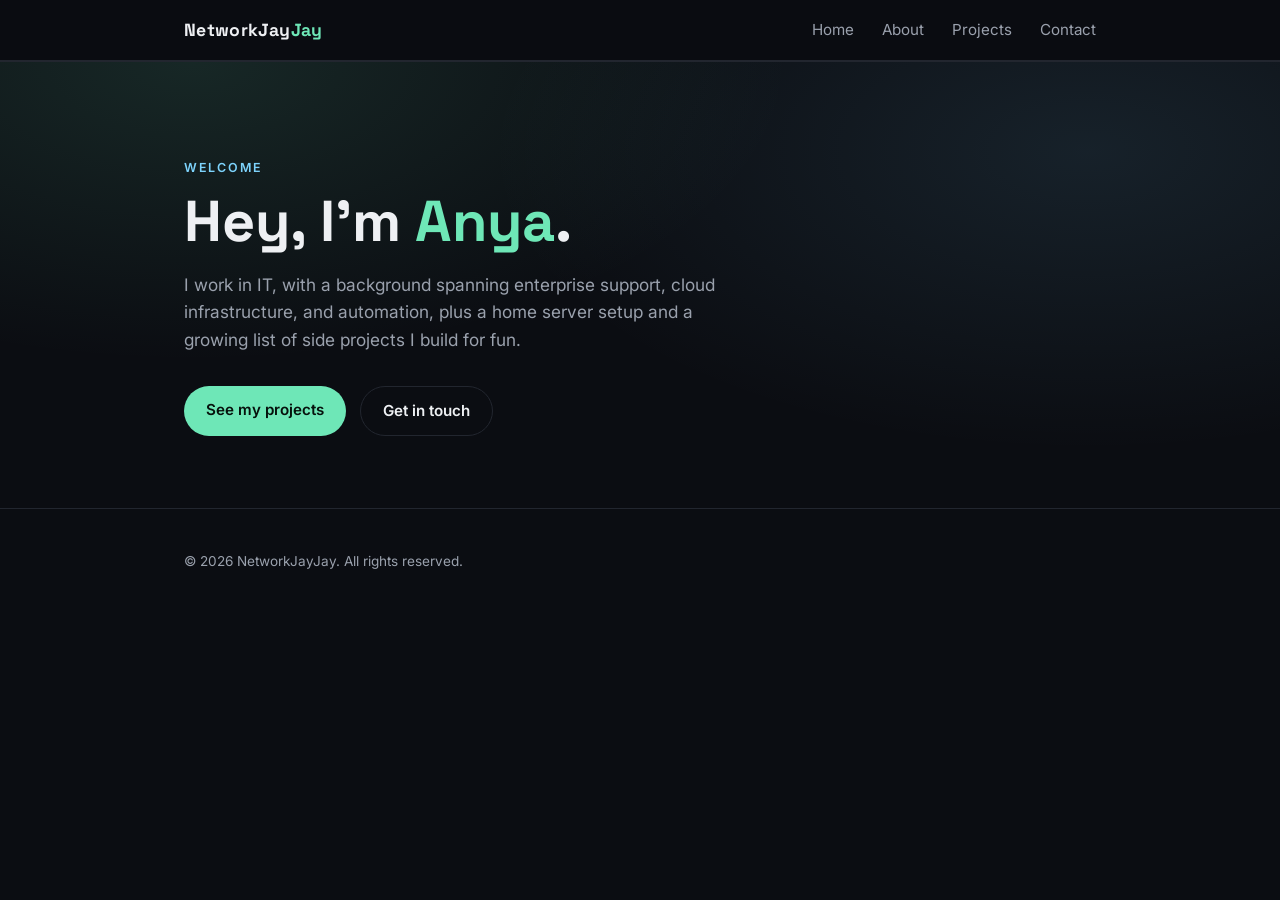
<file: index.html>
<!DOCTYPE html>
<html lang="en">
<head>
<meta charset="UTF-8">
<meta name="viewport" content="width=device-width, initial-scale=1.0">
<title>NetworkJayJay</title>
<meta name="description" content="Anya (NetworkJayJay): IT consulting, home server infrastructure, and app development.">
<link rel="icon" href="data:image/svg+xml,<svg xmlns=%22http://www.w3.org/2000/svg%22 viewBox=%220 0 100 100%22><text y=%22.9em%22 font-size=%2290%22>🐱</text></svg>">
<link rel="preconnect" href="https://fonts.googleapis.com">
<link rel="preconnect" href="https://fonts.gstatic.com" crossorigin>
<link href="https://fonts.googleapis.com/css2?family=Space+Grotesk:wght@500;700&family=Inter:wght@400;500;600&display=swap" rel="stylesheet">
<link rel="stylesheet" href="styles.css?v=5">
</head>
<body>

<header class="site-header">
  <div class="wrap">
    <a class="brand" href="index.html">NetworkJay<span>Jay</span></a>
    <nav>
      <a href="index.html" class="current">Home</a>
      <a href="about.html">About</a>
      <a href="projects.html">Projects</a>
      <a href="contact.html">Contact</a>
    </nav>
  </div>
</header>

<main>
  <section id="top" class="hero">
    <div class="wrap hero-inner">
      <p class="eyebrow">Welcome</p>
      <h1>Hey, I'm <span class="accent">Anya</span>.</h1>
      <p class="lede">
        I work in IT, with a background spanning enterprise support, cloud
        infrastructure, and automation, plus a home server setup and a
        growing list of side projects I build for fun.
      </p>
      <div class="cta-row">
        <a class="btn btn-primary" href="projects.html">See my projects</a>
        <a class="btn btn-ghost" href="contact.html">Get in touch</a>
      </div>
    </div>
  </section>
</main>

<footer class="site-footer">
  <div class="wrap">
    <p>&copy; <span id="year"></span> NetworkJayJay. All rights reserved.</p>
  </div>
</footer>

<script>
  document.getElementById('year').textContent = new Date().getFullYear();
</script>
</body>
</html>
</file>
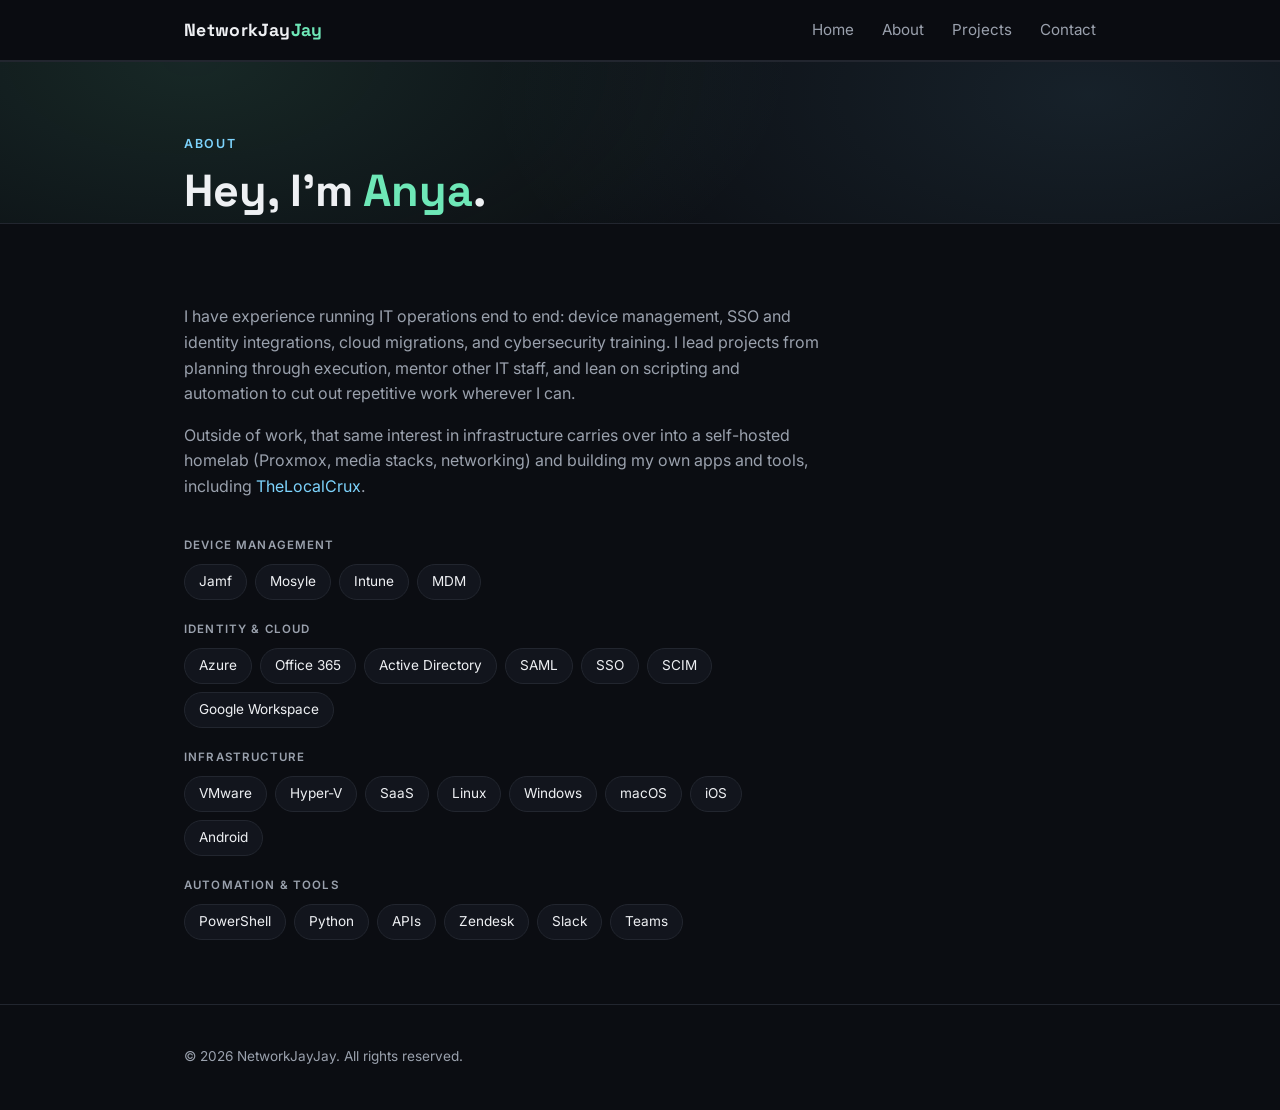
<file: about.html>
<!DOCTYPE html>
<html lang="en">
<head>
<meta charset="UTF-8">
<meta name="viewport" content="width=device-width, initial-scale=1.0">
<title>About: NetworkJayJay</title>
<meta name="description" content="About Anya (NetworkJayJay): IT operations, device management, identity and cloud, infrastructure, and automation.">
<link rel="icon" href="data:image/svg+xml,<svg xmlns=%22http://www.w3.org/2000/svg%22 viewBox=%220 0 100 100%22><text y=%22.9em%22 font-size=%2290%22>🐱</text></svg>">
<link rel="preconnect" href="https://fonts.googleapis.com">
<link rel="preconnect" href="https://fonts.gstatic.com" crossorigin>
<link href="https://fonts.googleapis.com/css2?family=Space+Grotesk:wght@500;700&family=Inter:wght@400;500;600&display=swap" rel="stylesheet">
<link rel="stylesheet" href="styles.css?v=5">
</head>
<body>

<header class="site-header">
  <div class="wrap">
    <a class="brand" href="index.html">NetworkJay<span>Jay</span></a>
    <nav>
      <a href="index.html">Home</a>
      <a href="about.html" class="current">About</a>
      <a href="projects.html">Projects</a>
      <a href="contact.html">Contact</a>
    </nav>
  </div>
</header>

<main>
  <section class="page-hero">
    <div class="wrap">
      <p class="eyebrow">About</p>
      <h1>Hey, I'm <span class="accent">Anya</span>.</h1>
    </div>
  </section>

  <section id="about" class="about">
    <div class="wrap">
      <p>
        I have experience running IT operations end to end: device
        management, SSO and identity integrations, cloud migrations, and
        cybersecurity training. I lead projects from planning through
        execution, mentor other IT staff, and lean on scripting and automation
        to cut out repetitive work wherever I can.
      </p>
      <p>
        Outside of work, that same interest in infrastructure carries over
        into a self-hosted homelab (Proxmox, media stacks, networking) and
        building my own apps and tools, including <a href="https://thelocalcrux.com" target="_blank" rel="noopener">TheLocalCrux</a>.
      </p>
      <div class="skills">
        <span class="skill-group-label">Device Management</span>
        <div class="skill-pills">
          <span class="pill">Jamf</span>
          <span class="pill">Mosyle</span>
          <span class="pill">Intune</span>
          <span class="pill">MDM</span>
        </div>
        <span class="skill-group-label">Identity &amp; Cloud</span>
        <div class="skill-pills">
          <span class="pill">Azure</span>
          <span class="pill">Office 365</span>
          <span class="pill">Active Directory</span>
          <span class="pill">SAML</span>
          <span class="pill">SSO</span>
          <span class="pill">SCIM</span>
          <span class="pill">Google Workspace</span>
        </div>
        <span class="skill-group-label">Infrastructure</span>
        <div class="skill-pills">
          <span class="pill">VMware</span>
          <span class="pill">Hyper-V</span>
          <span class="pill">SaaS</span>
          <span class="pill">Linux</span>
          <span class="pill">Windows</span>
          <span class="pill">macOS</span>
          <span class="pill">iOS</span>
          <span class="pill">Android</span>
        </div>
        <span class="skill-group-label">Automation &amp; Tools</span>
        <div class="skill-pills">
          <span class="pill">PowerShell</span>
          <span class="pill">Python</span>
          <span class="pill">APIs</span>
          <span class="pill">Zendesk</span>
          <span class="pill">Slack</span>
          <span class="pill">Teams</span>
        </div>
      </div>
    </div>
  </section>
</main>

<footer class="site-footer">
  <div class="wrap">
    <p>&copy; <span id="year"></span> NetworkJayJay. All rights reserved.</p>
  </div>
</footer>

<script>
  document.getElementById('year').textContent = new Date().getFullYear();
</script>
</body>
</html>
</file>
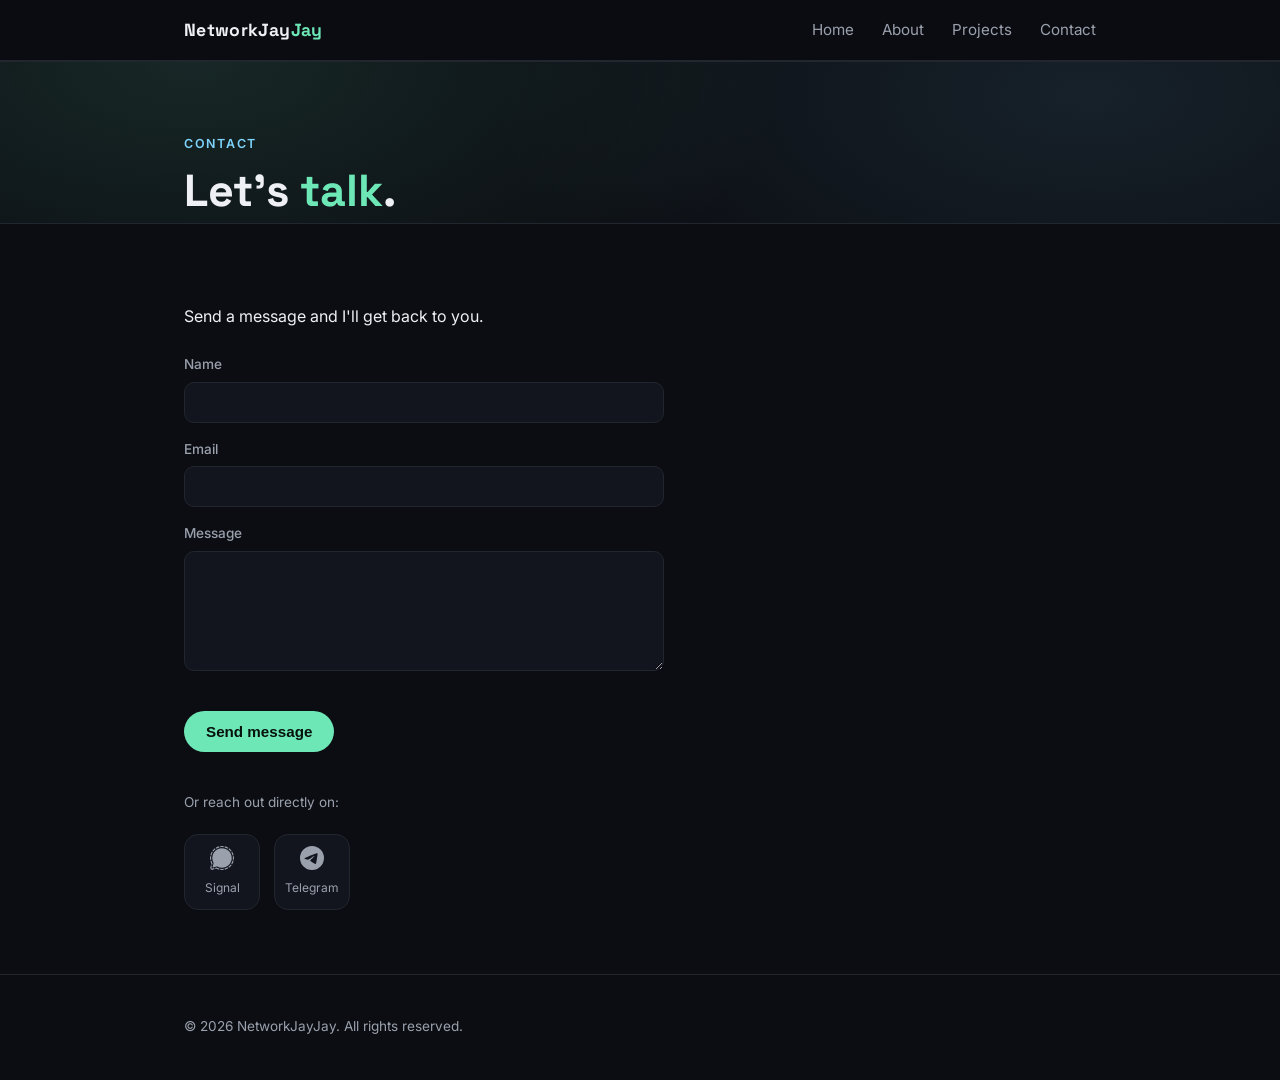
<file: contact.html>
<!DOCTYPE html>
<html lang="en">
<head>
<meta charset="UTF-8">
<meta name="viewport" content="width=device-width, initial-scale=1.0">
<title>Contact: NetworkJayJay</title>
<meta name="description" content="Get in touch with Anya (NetworkJayJay) on Signal or Telegram.">
<link rel="icon" href="data:image/svg+xml,<svg xmlns=%22http://www.w3.org/2000/svg%22 viewBox=%220 0 100 100%22><text y=%22.9em%22 font-size=%2290%22>🐱</text></svg>">
<link rel="preconnect" href="https://fonts.googleapis.com">
<link rel="preconnect" href="https://fonts.gstatic.com" crossorigin>
<link href="https://fonts.googleapis.com/css2?family=Space+Grotesk:wght@500;700&family=Inter:wght@400;500;600&display=swap" rel="stylesheet">
<link rel="stylesheet" href="styles.css?v=5">
<script src="https://challenges.cloudflare.com/turnstile/v0/api.js" async defer></script>
</head>
<body>

<header class="site-header">
  <div class="wrap">
    <a class="brand" href="index.html">NetworkJay<span>Jay</span></a>
    <nav>
      <a href="index.html">Home</a>
      <a href="about.html">About</a>
      <a href="projects.html">Projects</a>
      <a href="contact.html" class="current">Contact</a>
    </nav>
  </div>
</header>

<main>
  <section class="page-hero">
    <div class="wrap">
      <p class="eyebrow">Contact</p>
      <h1>Let's <span class="accent">talk</span>.</h1>
    </div>
  </section>

  <section id="contact" class="contact">
    <div class="wrap">
      <p>Send a message and I'll get back to you.</p>

      <form id="contact-form" class="contact-form">
        <div>
          <label for="c_name">Name</label>
          <input type="text" id="c_name" name="name" required maxlength="200">
        </div>
        <div>
          <label for="c_email">Email</label>
          <input type="email" id="c_email" name="email" required maxlength="320">
        </div>
        <div>
          <label for="c_message">Message</label>
          <textarea id="c_message" name="message" required maxlength="4000"></textarea>
        </div>

        <div class="honeypot" aria-hidden="true">
          <label for="c_website">Website</label>
          <input type="text" id="c_website" name="website" tabindex="-1" autocomplete="off">
        </div>

        <div class="cf-turnstile" data-sitekey="0x4AAAAAAE2g4BFPiP5GanjM" data-action="contact"></div>

        <button type="submit" id="contact-submit-button" class="btn btn-primary">Send message</button>
      </form>
      <p id="contact-status" class="form-status" role="status"></p>

      <p class="contact-divider">Or reach out directly on:</p>
      <div class="contact-icons">
        <a class="icon-btn" href="https://signal.me/#eu/lhhMMSzeb91eE4BaVMQ2SwTSyWsLElkpvdYmTuHleGgZTTdAEnxI5qb1P107LpZN" target="_blank" rel="noopener">
          <svg role="img" width="24" height="24" viewBox="0 0 24 24" xmlns="http://www.w3.org/2000/svg"><title>Signal</title><path fill="#9aa1ad" d="M12 0q-.934 0-1.83.139l.17 1.111a11 11 0 0 1 3.32 0l.172-1.111A12 12 0 0 0 12 0M9.152.34A12 12 0 0 0 5.77 1.742l.584.961a10.8 10.8 0 0 1 3.066-1.27zm5.696 0-.268 1.094a10.8 10.8 0 0 1 3.066 1.27l.584-.962A12 12 0 0 0 14.848.34M12 2.25a9.75 9.75 0 0 0-8.539 14.459c.074.134.1.292.064.441l-1.013 4.338 4.338-1.013a.62.62 0 0 1 .441.064A9.7 9.7 0 0 0 12 21.75c5.385 0 9.75-4.365 9.75-9.75S17.385 2.25 12 2.25m-7.092.068a12 12 0 0 0-2.59 2.59l.909.664a11 11 0 0 1 2.345-2.345zm14.184 0-.664.909a11 11 0 0 1 2.345 2.345l.909-.664a12 12 0 0 0-2.59-2.59M1.742 5.77A12 12 0 0 0 .34 9.152l1.094.268a10.8 10.8 0 0 1 1.269-3.066zm20.516 0-.961.584a10.8 10.8 0 0 1 1.27 3.066l1.093-.268a12 12 0 0 0-1.402-3.383M.138 10.168A12 12 0 0 0 0 12q0 .934.139 1.83l1.111-.17A11 11 0 0 1 1.125 12q0-.848.125-1.66zm23.723.002-1.111.17q.125.812.125 1.66c0 .848-.042 1.12-.125 1.66l1.111.172a12.1 12.1 0 0 0 0-3.662M1.434 14.58l-1.094.268a12 12 0 0 0 .96 2.591l-.265 1.14 1.096.255.36-1.539-.188-.365a10.8 10.8 0 0 1-.87-2.35m21.133 0a10.8 10.8 0 0 1-1.27 3.067l.962.584a12 12 0 0 0 1.402-3.383zm-1.793 3.848a11 11 0 0 1-2.345 2.345l.664.909a12 12 0 0 0 2.59-2.59zm-19.959 1.1L.357 21.48a1.8 1.8 0 0 0 2.162 2.161l1.954-.455-.256-1.095-1.953.455a.675.675 0 0 1-.81-.81l.454-1.954zm16.832 1.769a10.8 10.8 0 0 1-3.066 1.27l.268 1.093a12 12 0 0 0 3.382-1.402zm-10.94.213-1.54.36.256 1.095 1.139-.266c.814.415 1.683.74 2.591.961l.268-1.094a10.8 10.8 0 0 1-2.35-.869zm3.634 1.24-.172 1.111a12.1 12.1 0 0 0 3.662 0l-.17-1.111q-.812.125-1.66.125a11 11 0 0 1-1.66-.125"/></svg>
          <span>Signal</span>
        </a>
        <a class="icon-btn" href="https://t.me/networkjayjay007" target="_blank" rel="noopener">
          <svg role="img" width="24" height="24" viewBox="0 0 24 24" xmlns="http://www.w3.org/2000/svg"><title>Telegram</title><path fill="#9aa1ad" d="M11.944 0A12 12 0 0 0 0 12a12 12 0 0 0 12 12 12 12 0 0 0 12-12A12 12 0 0 0 12 0a12 12 0 0 0-.056 0zm4.962 7.224c.1-.002.321.023.465.14a.506.506 0 0 1 .171.325c.016.093.036.306.02.472-.18 1.898-.962 6.502-1.36 8.627-.168.9-.499 1.201-.82 1.23-.696.065-1.225-.46-1.9-.902-1.056-.693-1.653-1.124-2.678-1.8-1.185-.78-.417-1.21.258-1.91.177-.184 3.247-2.977 3.307-3.23.007-.032.014-.15-.056-.212s-.174-.041-.249-.024c-.106.024-1.793 1.14-5.061 3.345-.48.33-.913.49-1.302.48-.428-.008-1.252-.241-1.865-.44-.752-.245-1.349-.374-1.297-.789.027-.216.325-.437.893-.663 3.498-1.524 5.83-2.529 6.998-3.014 3.332-1.386 4.025-1.627 4.476-1.635z"/></svg>
          <span>Telegram</span>
        </a>
      </div>
    </div>
  </section>
</main>

<footer class="site-footer">
  <div class="wrap">
    <p>&copy; <span id="year"></span> NetworkJayJay. All rights reserved.</p>
  </div>
</footer>

<script>
  document.getElementById('year').textContent = new Date().getFullYear();

  const CONTACT_ENDPOINT = "https://networkjayjay.com/api/contact";
  const contactForm = document.getElementById("contact-form");
  const contactStatusEl = document.getElementById("contact-status");
  const contactSubmitButton = document.getElementById("contact-submit-button");

  contactForm.addEventListener("submit", async (event) => {
    event.preventDefault();
    contactStatusEl.textContent = "";
    contactStatusEl.className = "form-status";

    const turnstileToken = contactForm.querySelector('[name="cf-turnstile-response"]')?.value;

    const body = {
      name: contactForm.name.value.trim(),
      email: contactForm.email.value.trim(),
      message: contactForm.message.value.trim(),
      website: contactForm.website.value,
      turnstile_token: turnstileToken,
    };

    contactSubmitButton.disabled = true;
    contactStatusEl.textContent = "Sending…";

    try {
      const response = await fetch(CONTACT_ENDPOINT, {
        method: "POST",
        headers: { "Content-Type": "application/json" },
        body: JSON.stringify(body),
      });
      const result = await response.json();
      if (!response.ok || !result.ok) {
        throw new Error(result.error || "Something went wrong.");
      }
      contactForm.style.display = "none";
      contactStatusEl.textContent = "Thanks, your message has been sent. I'll get back to you soon.";
      contactStatusEl.className = "form-status success";
    } catch (error) {
      contactStatusEl.textContent = "Couldn't send that: " + error.message;
      contactStatusEl.className = "form-status error";
      contactSubmitButton.disabled = false;
      if (window.turnstile) {
        window.turnstile.reset();
      }
    }
  });
</script>
</body>
</html>
</file>
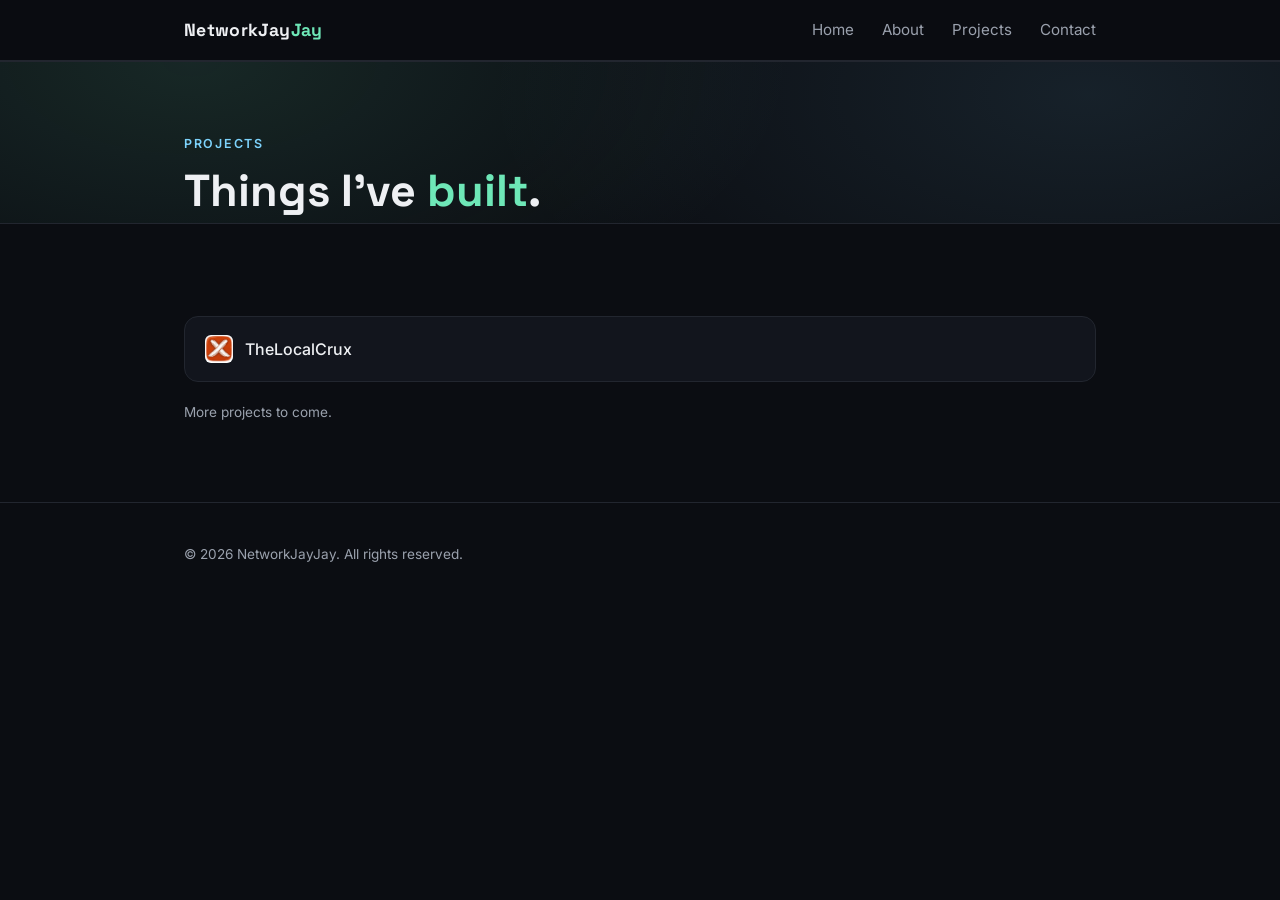
<file: projects.html>
<!DOCTYPE html>
<html lang="en">
<head>
<meta charset="UTF-8">
<meta name="viewport" content="width=device-width, initial-scale=1.0">
<title>Projects: NetworkJayJay</title>
<meta name="description" content="Projects by Anya (NetworkJayJay), including TheLocalCrux.">
<link rel="icon" href="data:image/svg+xml,<svg xmlns=%22http://www.w3.org/2000/svg%22 viewBox=%220 0 100 100%22><text y=%22.9em%22 font-size=%2290%22>🐱</text></svg>">
<link rel="preconnect" href="https://fonts.googleapis.com">
<link rel="preconnect" href="https://fonts.gstatic.com" crossorigin>
<link href="https://fonts.googleapis.com/css2?family=Space+Grotesk:wght@500;700&family=Inter:wght@400;500;600&display=swap" rel="stylesheet">
<link rel="stylesheet" href="styles.css?v=5">
</head>
<body>

<header class="site-header">
  <div class="wrap">
    <a class="brand" href="index.html">NetworkJay<span>Jay</span></a>
    <nav>
      <a href="index.html">Home</a>
      <a href="about.html">About</a>
      <a href="projects.html" class="current">Projects</a>
      <a href="contact.html">Contact</a>
    </nav>
  </div>
</header>

<main>
  <section class="page-hero">
    <div class="wrap">
      <p class="eyebrow">Projects</p>
      <h1>Things I've <span class="accent">built</span>.</h1>
    </div>
  </section>

  <section id="projects" class="links">
    <div class="wrap">
      <div class="link-grid">
        <a class="link-card" href="https://thelocalcrux.com" target="_blank" rel="noopener">
          <img class="link-icon-img" src="assets/icon-256.png" alt="TheLocalCrux">
          <span>TheLocalCrux</span>
        </a>
      </div>
      <p class="hint">More projects to come.</p>
    </div>
  </section>
</main>

<footer class="site-footer">
  <div class="wrap">
    <p>&copy; <span id="year"></span> NetworkJayJay. All rights reserved.</p>
  </div>
</footer>

<script>
  document.getElementById('year').textContent = new Date().getFullYear();
</script>
</body>
</html>
</file>
<file: styles.css>
:root {
  --bg: #0b0d12;
  --bg-elev: #12151d;
  --border: #22262f;
  --text: #eef0f3;
  --text-dim: #9aa1ad;
  --accent: #6ee7b7;
  --accent-2: #7dd3fc;
  --radius: 14px;
  --font-body: 'Inter', system-ui, -apple-system, sans-serif;
  --font-head: 'Space Grotesk', system-ui, -apple-system, sans-serif;
}

* { box-sizing: border-box; }

html { scroll-behavior: smooth; }

body {
  margin: 0;
  background: var(--bg);
  color: var(--text);
  font-family: var(--font-body);
  line-height: 1.6;
}

.wrap {
  max-width: 960px;
  margin: 0 auto;
  padding: 0 24px;
}

h1, h2 {
  font-family: var(--font-head);
  line-height: 1.1;
  margin: 0 0 16px;
}

a { color: inherit; }

.site-header {
  position: sticky;
  top: 0;
  z-index: 10;
  backdrop-filter: blur(10px);
  background: rgba(11, 13, 18, 0.75);
  border-bottom: 1px solid var(--border);
}

.site-header .wrap {
  display: flex;
  align-items: center;
  justify-content: space-between;
  padding-top: 16px;
  padding-bottom: 16px;
}

.brand {
  font-family: var(--font-head);
  font-weight: 700;
  font-size: 1.1rem;
  text-decoration: none;
  letter-spacing: 0.02em;
}

.brand span { color: var(--accent); }

.site-header nav a {
  text-decoration: none;
  color: var(--text-dim);
  margin-left: 24px;
  font-size: 0.95rem;
  transition: color 0.15s ease;
}

.site-header nav a:hover { color: var(--text); }

.hero {
  padding: 96px 0 72px;
  background:
    radial-gradient(600px 300px at 15% 0%, rgba(110, 231, 183, 0.12), transparent),
    radial-gradient(600px 300px at 85% 20%, rgba(125, 211, 252, 0.10), transparent);
}

.page-hero {
  padding: 72px 0 8px;
  background:
    radial-gradient(600px 300px at 15% 0%, rgba(110, 231, 183, 0.12), transparent),
    radial-gradient(600px 300px at 85% 20%, rgba(125, 211, 252, 0.10), transparent);
}

.page-hero h1 {
  font-family: var(--font-head);
  font-size: clamp(2rem, 5vw, 2.8rem);
  margin: 0;
}

.eyebrow {
  text-transform: uppercase;
  letter-spacing: 0.14em;
  font-size: 0.78rem;
  color: var(--accent-2);
  margin: 0 0 12px;
  font-weight: 600;
}

.hero h1 {
  font-size: clamp(2.4rem, 6vw, 3.6rem);
}

.accent { color: var(--accent); }

.lede {
  max-width: 560px;
  color: var(--text-dim);
  font-size: 1.08rem;
}

.cta-row {
  display: flex;
  gap: 14px;
  margin-top: 32px;
  flex-wrap: wrap;
}

.btn {
  display: inline-block;
  padding: 12px 22px;
  border-radius: 999px;
  text-decoration: none;
  font-weight: 600;
  font-size: 0.95rem;
  transition: transform 0.15s ease, opacity 0.15s ease;
}

.btn:hover { transform: translateY(-1px); }

.btn-primary {
  background: var(--accent);
  color: #06110c;
}

.btn-ghost {
  border: 1px solid var(--border);
  color: var(--text);
}

.btn-ghost:hover { border-color: var(--text-dim); }

section {
  padding: 64px 0;
  border-top: 1px solid var(--border);
}

.about p {
  max-width: 640px;
  color: var(--text-dim);
}

.about p a {
  color: var(--accent-2);
  text-decoration: none;
}

.about p a:hover {
  text-decoration: underline;
}

.skills {
  margin-top: 36px;
  max-width: 640px;
}

.skill-group-label {
  display: block;
  text-transform: uppercase;
  letter-spacing: 0.1em;
  font-size: 0.72rem;
  font-weight: 600;
  color: var(--text-dim);
  margin: 20px 0 10px;
}

.skill-group-label:first-child {
  margin-top: 0;
}

.skill-pills {
  display: flex;
  flex-wrap: wrap;
  gap: 8px;
}

.pill {
  padding: 6px 14px;
  background: var(--bg-elev);
  border: 1px solid var(--border);
  border-radius: 999px;
  font-size: 0.85rem;
  color: var(--text);
}

.link-grid {
  display: grid;
  grid-template-columns: repeat(auto-fit, minmax(180px, 1fr));
  gap: 14px;
  margin-top: 28px;
}

.link-card {
  display: flex;
  align-items: center;
  gap: 12px;
  padding: 18px 20px;
  background: var(--bg-elev);
  border: 1px solid var(--border);
  border-radius: var(--radius);
  text-decoration: none;
  font-weight: 500;
  transition: border-color 0.15s ease, transform 0.15s ease;
}

.link-card:hover {
  border-color: var(--accent-2);
  transform: translateY(-2px);
}

.link-icon {
  font-size: 1.2rem;
}

.link-icon-img {
  width: 28px;
  height: 28px;
  border-radius: 6px;
  flex-shrink: 0;
}

.hint {
  margin-top: 20px;
  font-size: 0.85rem;
  color: var(--text-dim);
}

.contact-icons {
  display: flex;
  gap: 14px;
  margin-top: 20px;
  flex-wrap: wrap;
}

.icon-btn {
  display: flex;
  flex-direction: column;
  align-items: center;
  justify-content: center;
  gap: 8px;
  width: 76px;
  height: 76px;
  background: var(--bg-elev);
  border: 1px solid var(--border);
  border-radius: var(--radius);
  text-decoration: none;
  transition: border-color 0.15s ease, transform 0.15s ease;
}

.icon-btn svg {
  width: 24px;
  height: 24px;
  flex-shrink: 0;
}

.icon-btn span {
  font-size: 0.75rem;
  color: var(--text-dim);
}

.icon-btn:hover {
  border-color: var(--accent-2);
  transform: translateY(-2px);
}

.contact-form {
  max-width: 480px;
  margin-top: 24px;
  display: flex;
  flex-direction: column;
  gap: 16px;
}

.contact-form label {
  display: block;
  font-size: 0.85rem;
  font-weight: 500;
  color: var(--text-dim);
  margin-bottom: 6px;
}

.contact-form input[type="text"],
.contact-form input[type="email"],
.contact-form textarea {
  width: 100%;
  padding: 10px 14px;
  border-radius: 10px;
  border: 1px solid var(--border);
  background: var(--bg-elev);
  color: var(--text);
  font-family: var(--font-body);
  font-size: 0.95rem;
}

.contact-form textarea {
  resize: vertical;
  min-height: 120px;
}

.contact-form input:focus,
.contact-form textarea:focus {
  outline: none;
  border-color: var(--accent-2);
}

.contact-form .honeypot {
  position: absolute;
  left: -9999px;
  width: 1px;
  height: 1px;
  overflow: hidden;
}

.contact-form button {
  align-self: flex-start;
  border: none;
  cursor: pointer;
}

.form-status {
  margin-top: 4px;
  font-size: 0.9rem;
}

.form-status.error { color: #fca5a5; }
.form-status.success { color: var(--accent); }

.contact-divider {
  margin: 40px 0 16px;
  color: var(--text-dim);
  font-size: 0.85rem;
}

.site-footer {
  border-top: 1px solid var(--border);
  padding: 28px 0;
  color: var(--text-dim);
  font-size: 0.85rem;
}
</file>
